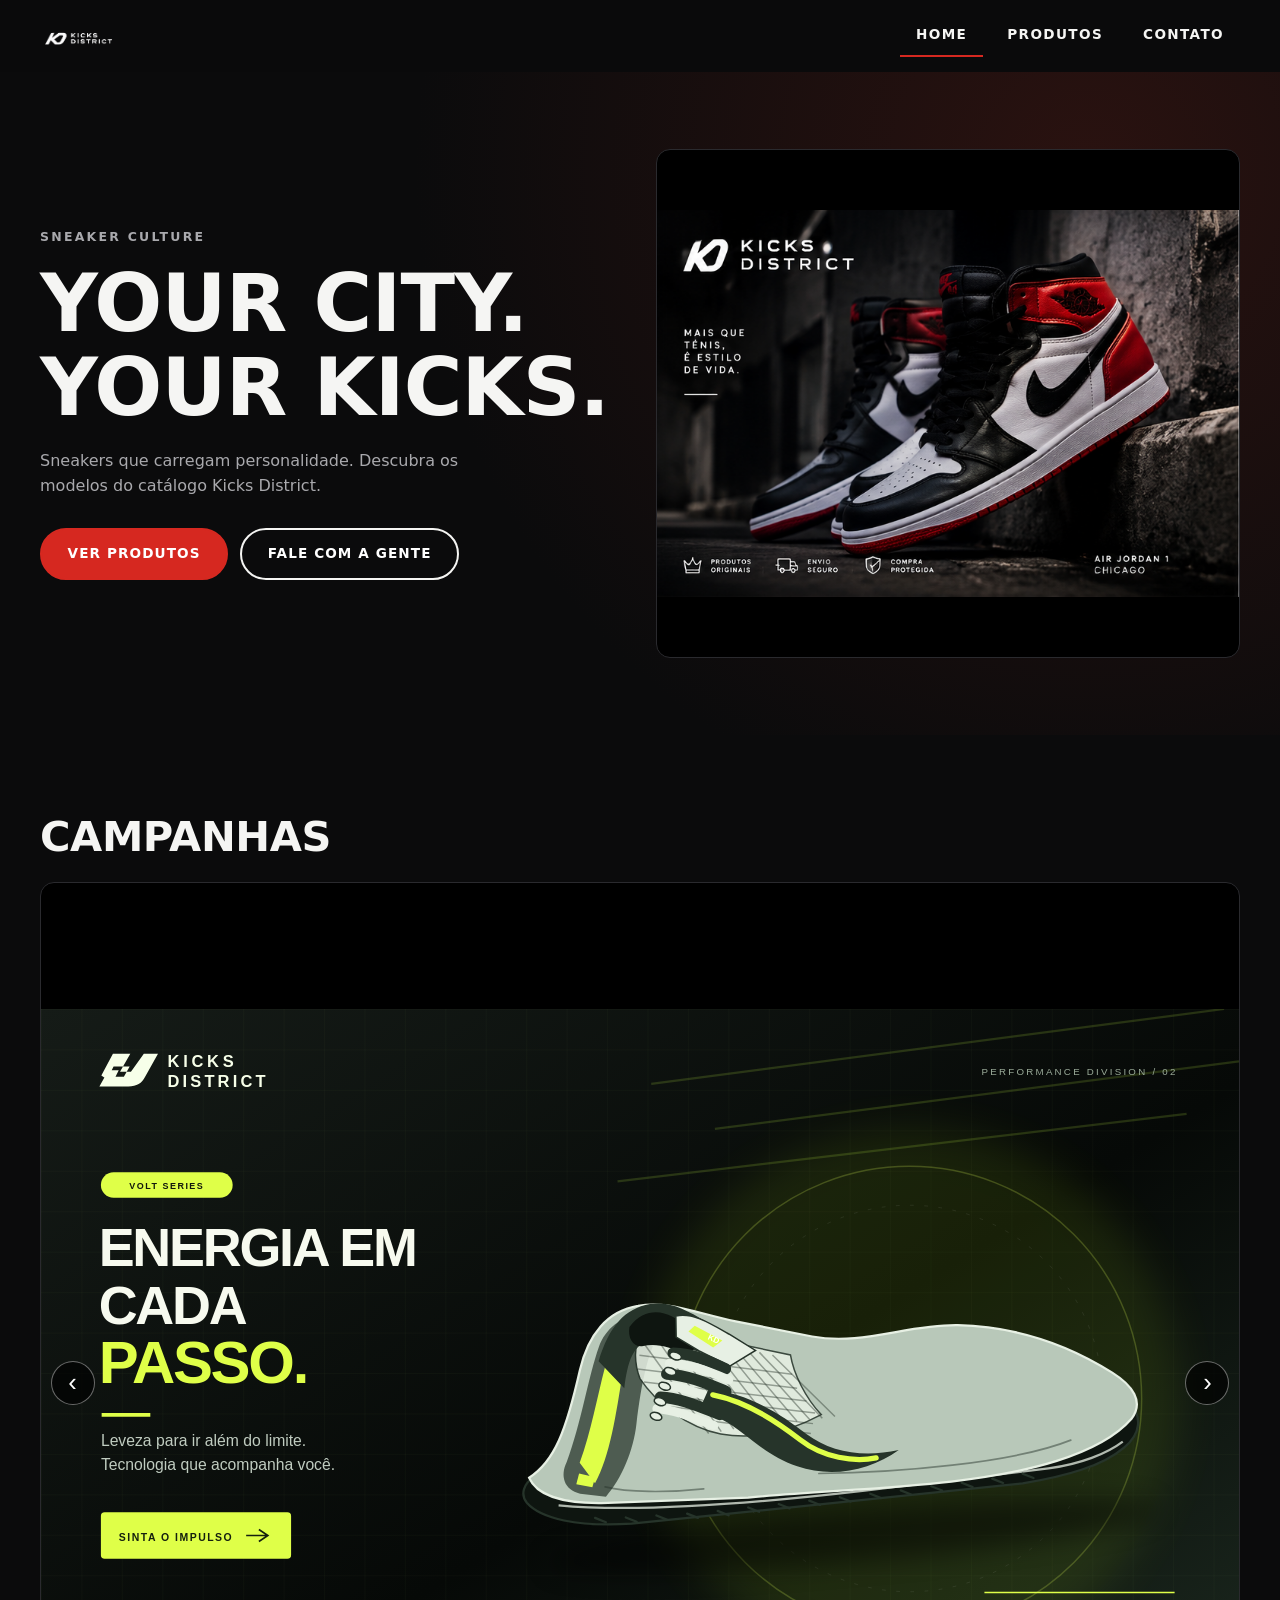
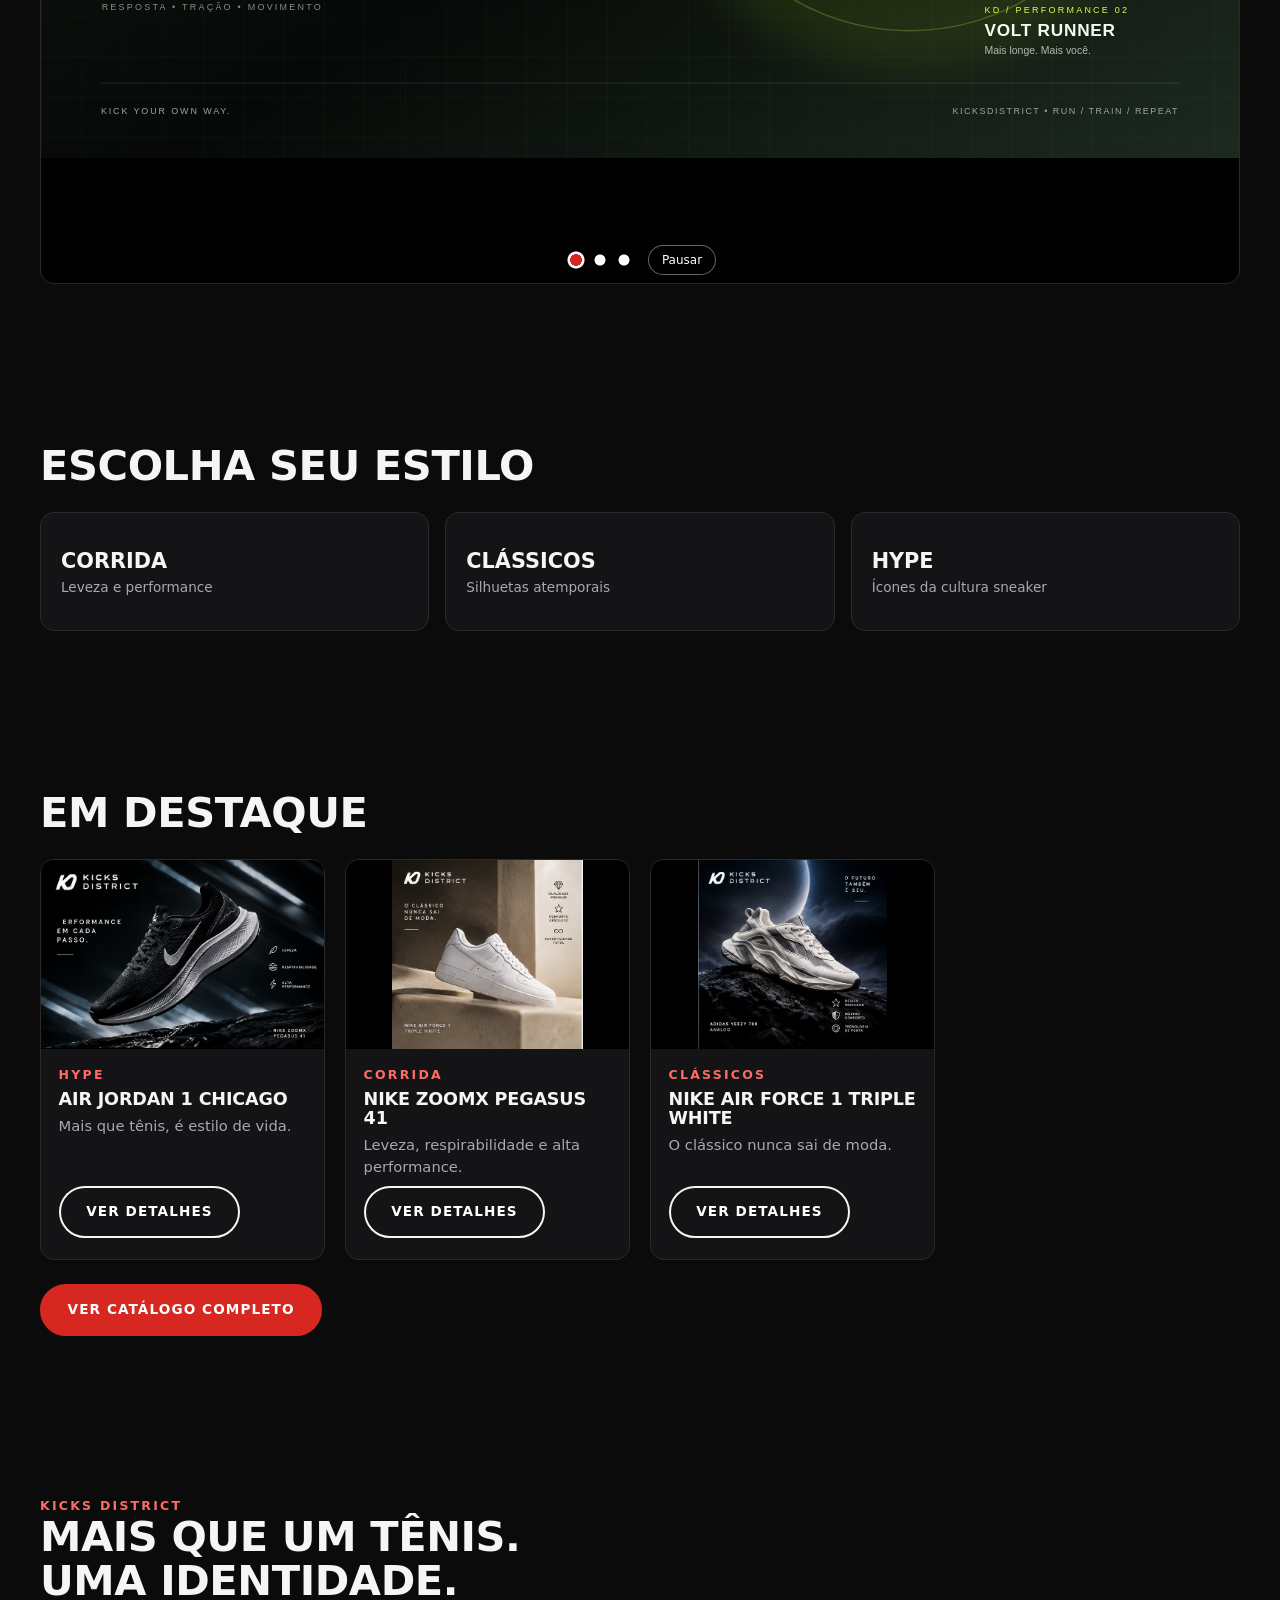
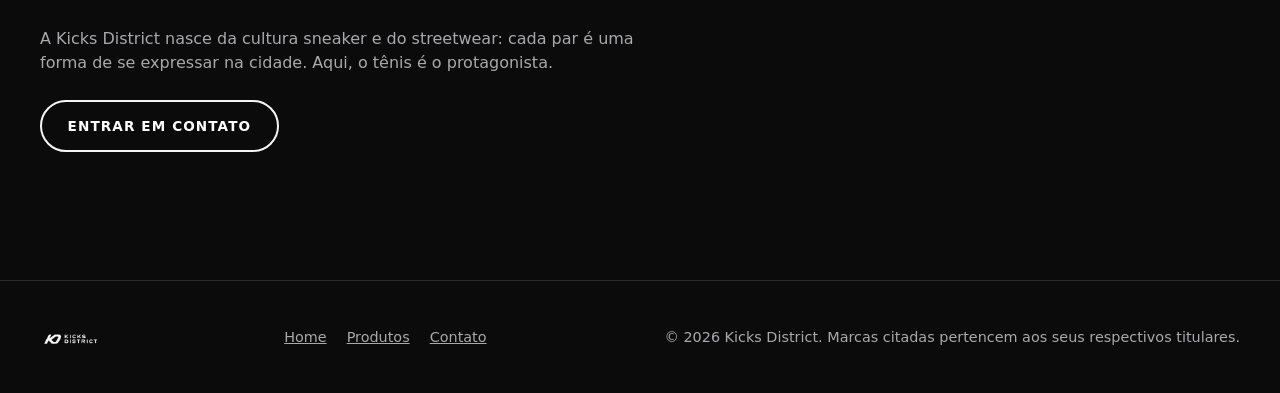
<file: index.html>
<!DOCTYPE html>
<html lang="pt-BR">

<head>
  <meta charset="UTF-8">
  <meta name="viewport" content="width=device-width, initial-scale=1">
  <title>Kicks District | Sneakers e streetwear</title>
  <meta name="description"
    content="Kicks District: sneakers e cultura urbana. Conheça os destaques e explore o catálogo.">
  <link rel="icon" href="assets/favicon/favicon.png" type="image/png">
  <link rel="stylesheet" href="css/style.css">
  <script src="js/dados.js" defer></script>
  <script src="js/main.js" defer></script>
</head>

<body>
  <a class="skip" href="#main">Ir para o conteúdo</a>
  <header class="hd">
    <div class="wrap">
      <a class="logo" href="index.html"><img src="assets/img/logo/logo-kicks-district.png"
          alt="Kicks District — página inicial"></a>
      <button class="menu-btn" type="button" aria-expanded="false" aria-controls="menu"
        aria-label="Abrir menu"><span></span><span></span><span></span></button>
      <nav id="menu" aria-label="Principal">
        <ul>
          <li><a href="index.html" aria-current="page">Home</a></li>
          <li><a href="produtos.html">Produtos</a></li>
          <li><a href="contato.html">Contato</a></li>
        </ul>
      </nav>
    </div>
  </header>

  <!--CORPO SITE-->
  <main id="main">
    <section class="hero">
      <div class="wrap">
        <div>
          <p class="eyebrow" style="margin:0 0 1rem">Sneaker culture</p>
          <h1>Your city.<br>Your kicks.</h1>
          <p>Sneakers que carregam personalidade. Descubra os modelos do catálogo Kicks District.</p>
          <div class="acoes"><a class="btn" href="produtos.html">Ver produtos</a><a class="btn ghost"
              href="contato.html">Fale com a gente</a></div>
        </div>
        <img src="assets/img/produtos/produto-05.png"
          alt="Adidas Yeezy 700 Analog sobre rocha escura, campanha Kicks District" width="511" height="509"
          fetchpriority="high">
      </div>
    </section>

    <section class="sec">
      <div class="wrap">
        <h2>Campanhas</h2>
        <div class="car" role="region" aria-roledescription="carrossel" aria-label="Campanhas Kicks District">
          <div class="car-tr"><img src="assets/img/banners/carrossel-01.svg"
              alt="Campanha Kicks District: Energia em cada passo, linha de performance" width="1600" height="1000"><img
              src="assets/img/banners/carrossel-02.svg" alt="Campanha Kicks District: Clássico nunca sai de cena"
              width="1600" height="1000" loading="lazy"><img src="assets/img/banners/carrossel-03.svg"
              alt="Campanha Kicks District: A rua é sua pista" width="1600" height="1000" loading="lazy"></div>
          <button class="car-nav prev" type="button" aria-label="Slide anterior">&lsaquo;</button>
          <button class="car-nav next" type="button" aria-label="Próximo slide">&rsaquo;</button>
          <div class="car-ctl">
            <div class="car-dots" role="group" aria-label="Escolher slide"></div><button class="car-pause"
              type="button">Pausar</button>
          </div>
        </div>
      </div>
    </section>
    <section class="sec">
      <div class="wrap">
        <h2>Escolha seu estilo</h2>
        <div class="cats">
          <a href="produtos.html?cat=Corrida">Corrida<span>Leveza e performance</span></a>
          <a href="produtos.html?cat=Cl%C3%A1ssicos">Clássicos<span>Silhuetas atemporais</span></a>
          <a href="produtos.html?cat=Hype">Hype<span>Ícones da cultura sneaker</span></a>
        </div>
      </div>
    </section>
    <section class="sec">
      <div class="wrap">
        <h2>Em destaque</h2>
        <ul class="grid" id="destaques"></ul>
        <noscript>
          <p class="nota">Ative o JavaScript para ver os destaques ou acesse o <a href="produtos.html">catálogo</a>.</p>
        </noscript>
        <p style="margin-top:1.5rem"><a class="btn" href="produtos.html">Ver catálogo completo</a></p>
      </div>
    </section>
    <section class="sec">
      <div class="wrap">
        <p class="eyebrow">Kicks District</p>
        <h2>Mais que um tênis.<br>Uma identidade.</h2>
        <p class="nota" style="max-width:60ch;font-size:1rem">A Kicks District nasce da cultura sneaker e do streetwear:
          cada par é uma forma de se expressar na cidade. Aqui, o tênis é o protagonista.</p>
        <p style="margin-top:1.5rem"><a class="btn ghost" href="contato.html">Entrar em contato</a></p>
      </div>
    </section>
  </main>

  <!--RODAPÉ-->
  <footer class="ft">
    <div class="wrap">
      <img src="assets/img/logo/logo-kicks-district.png" alt="Kicks District">
      <ul>
        <li><a href="index.html">Home</a></li>
        <li><a href="produtos.html">Produtos</a></li>
        <li><a href="contato.html">Contato</a></li>
      </ul>
      <p>&copy; <span data-ano>2026</span> Kicks District. Marcas citadas pertencem aos seus respectivos titulares.</p>
    </div>
  </footer>
</body>

</html>
</file>
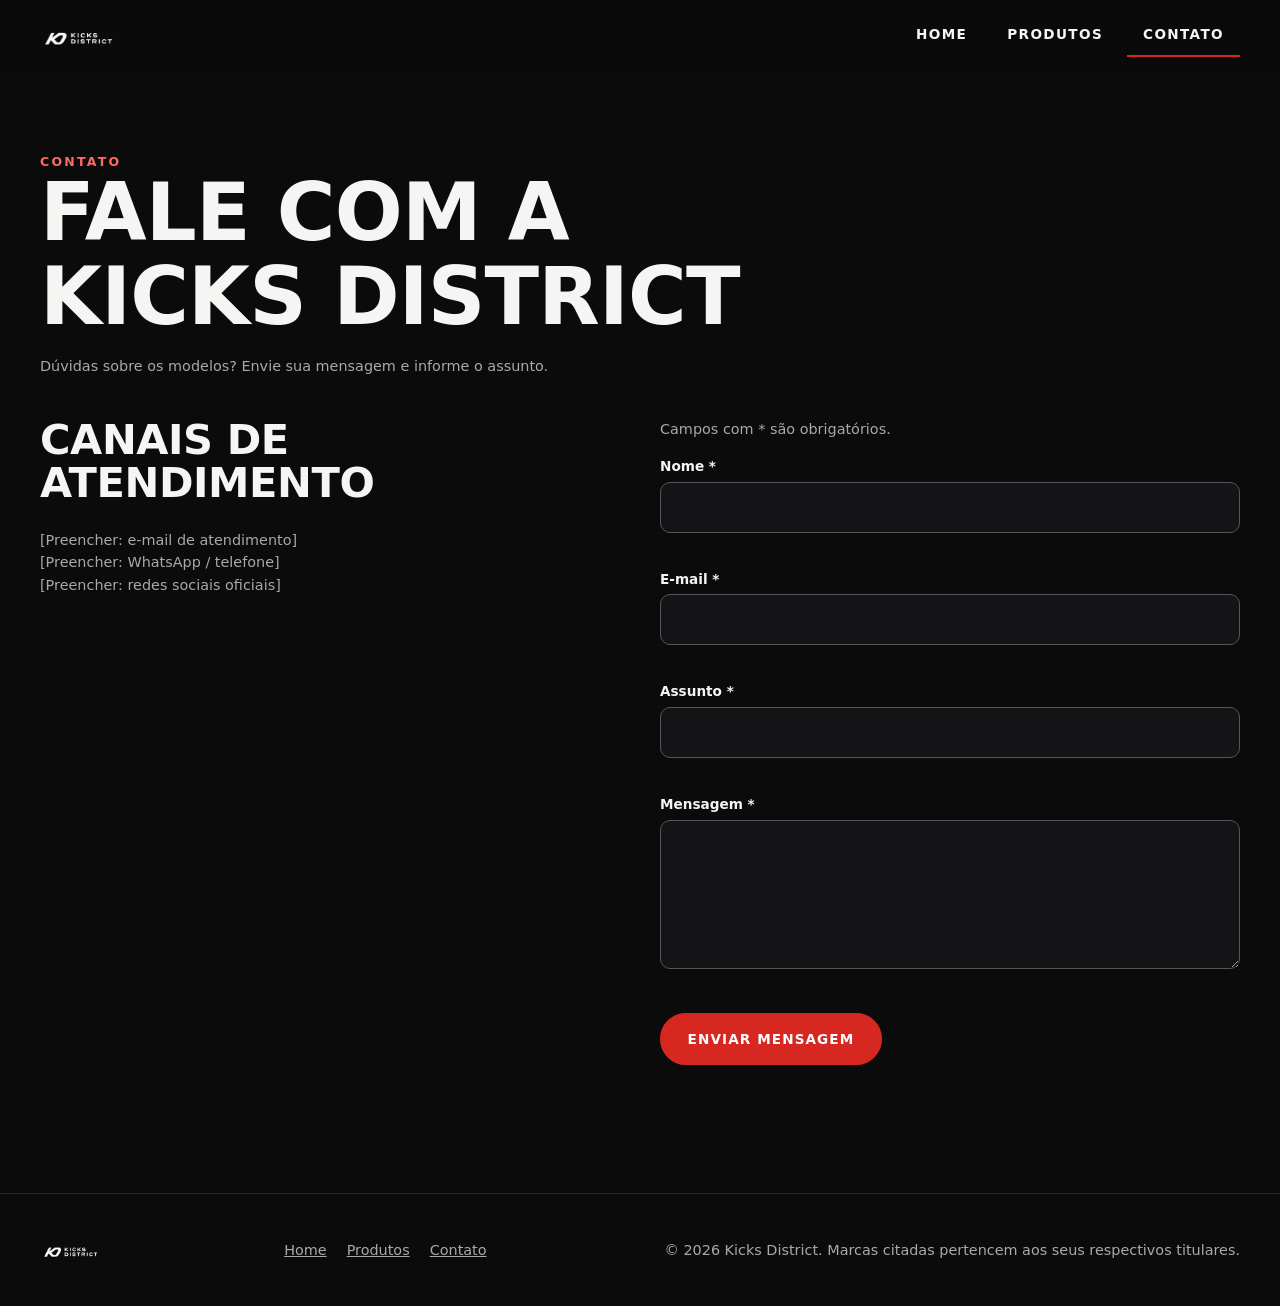
<file: contato.html>
<!DOCTYPE html>
<html lang="pt-BR">

<head>
  <meta charset="UTF-8">
  <meta name="viewport" content="width=device-width, initial-scale=1">
  <title>Contato | Kicks District</title>
  <meta name="description" content="Fale com a Kicks District: envie sua mensagem pelo formulário de contato.">
  <link rel="icon" href="assets/favicon/favicon.png" type="image/png">
  <link rel="stylesheet" href="css/style.css">
  <script src="js/main.js" defer></script>
  <script src="js/contato.js" defer></script>
</head>

<body>
  <a class="skip" href="#main">Ir para o conteúdo</a>
  <header class="hd">
    <div class="wrap">
      <a class="logo" href="index.html"><img src="assets/img/logo/logo-kicks-district.png"
          alt="Kicks District — página inicial"></a>
      <button class="menu-btn" type="button" aria-expanded="false" aria-controls="menu"
        aria-label="Abrir menu"><span></span><span></span><span></span></button>
      <nav id="menu" aria-label="Principal">
        <ul>
          <li><a href="index.html">Home</a></li>
          <li><a href="produtos.html">Produtos</a></li>
          <li><a href="contato.html" aria-current="page">Contato</a></li>
        </ul>
      </nav>
    </div>
  </header>

  <!--CORPO SITE-->
  <main id="main">
    <section class="sec">
      <div class="wrap">
        <p class="eyebrow">Contato</p>
        <h1>Fale com a<br>Kicks District</h1>
        <p class="nota" style="margin:1rem 0 2.5rem;max-width:60ch">Dúvidas sobre os modelos? Envie sua mensagem e
          informe o assunto.</p>
        <div class="duas">
          <div>
            <h2>Canais de atendimento</h2>
            <!-- PREENCHER: e-mail, WhatsApp, endereço e redes sociais oficiais (não foram informados). -->
            <p class="nota">[Preencher: e-mail de atendimento]</p>
            <p class="nota">[Preencher: WhatsApp / telefone]</p>
            <p class="nota">[Preencher: redes sociais oficiais]</p>
          </div>
          <form id="form-contato" novalidate>
            <p class="nota" style="margin-bottom:1rem">Campos com * são obrigatórios.</p>
            <div class="campo"><label for="nome">Nome *</label><input id="nome" name="nome" type="text"
                autocomplete="name" required aria-describedby="erro-nome">
              <p class="erro" id="erro-nome"></p>
            </div>
            <div class="campo"><label for="email">E-mail *</label><input id="email" name="email" type="email"
                autocomplete="email" required aria-describedby="erro-email">
              <p class="erro" id="erro-email"></p>
            </div>
            <div class="campo"><label for="assunto">Assunto *</label><input id="assunto" name="assunto" type="text"
                required aria-describedby="erro-assunto">
              <p class="erro" id="erro-assunto"></p>
            </div>
            <div class="campo"><label for="mensagem">Mensagem *</label><textarea id="mensagem" name="mensagem" rows="5"
                required aria-describedby="erro-mensagem"></textarea>
              <p class="erro" id="erro-mensagem"></p>
            </div>
            <button class="btn" type="submit">Enviar mensagem</button>
            <p class="status" id="status" role="status"></p>
          </form>
        </div>
      </div>
    </section>
  </main>

  <!--RODAPÉ-->
  <footer class="ft">
    <div class="wrap">
      <img src="assets/img/logo/logo-kicks-district.png" alt="Kicks District">
      <ul>
        <li><a href="index.html">Home</a></li>
        <li><a href="produtos.html">Produtos</a></li>
        <li><a href="contato.html">Contato</a></li>
      </ul>
      <p>&copy; <span data-ano>2026</span> Kicks District. Marcas citadas pertencem aos seus respectivos titulares.</p>
    </div>
  </footer>
</body>

</html>
</file>
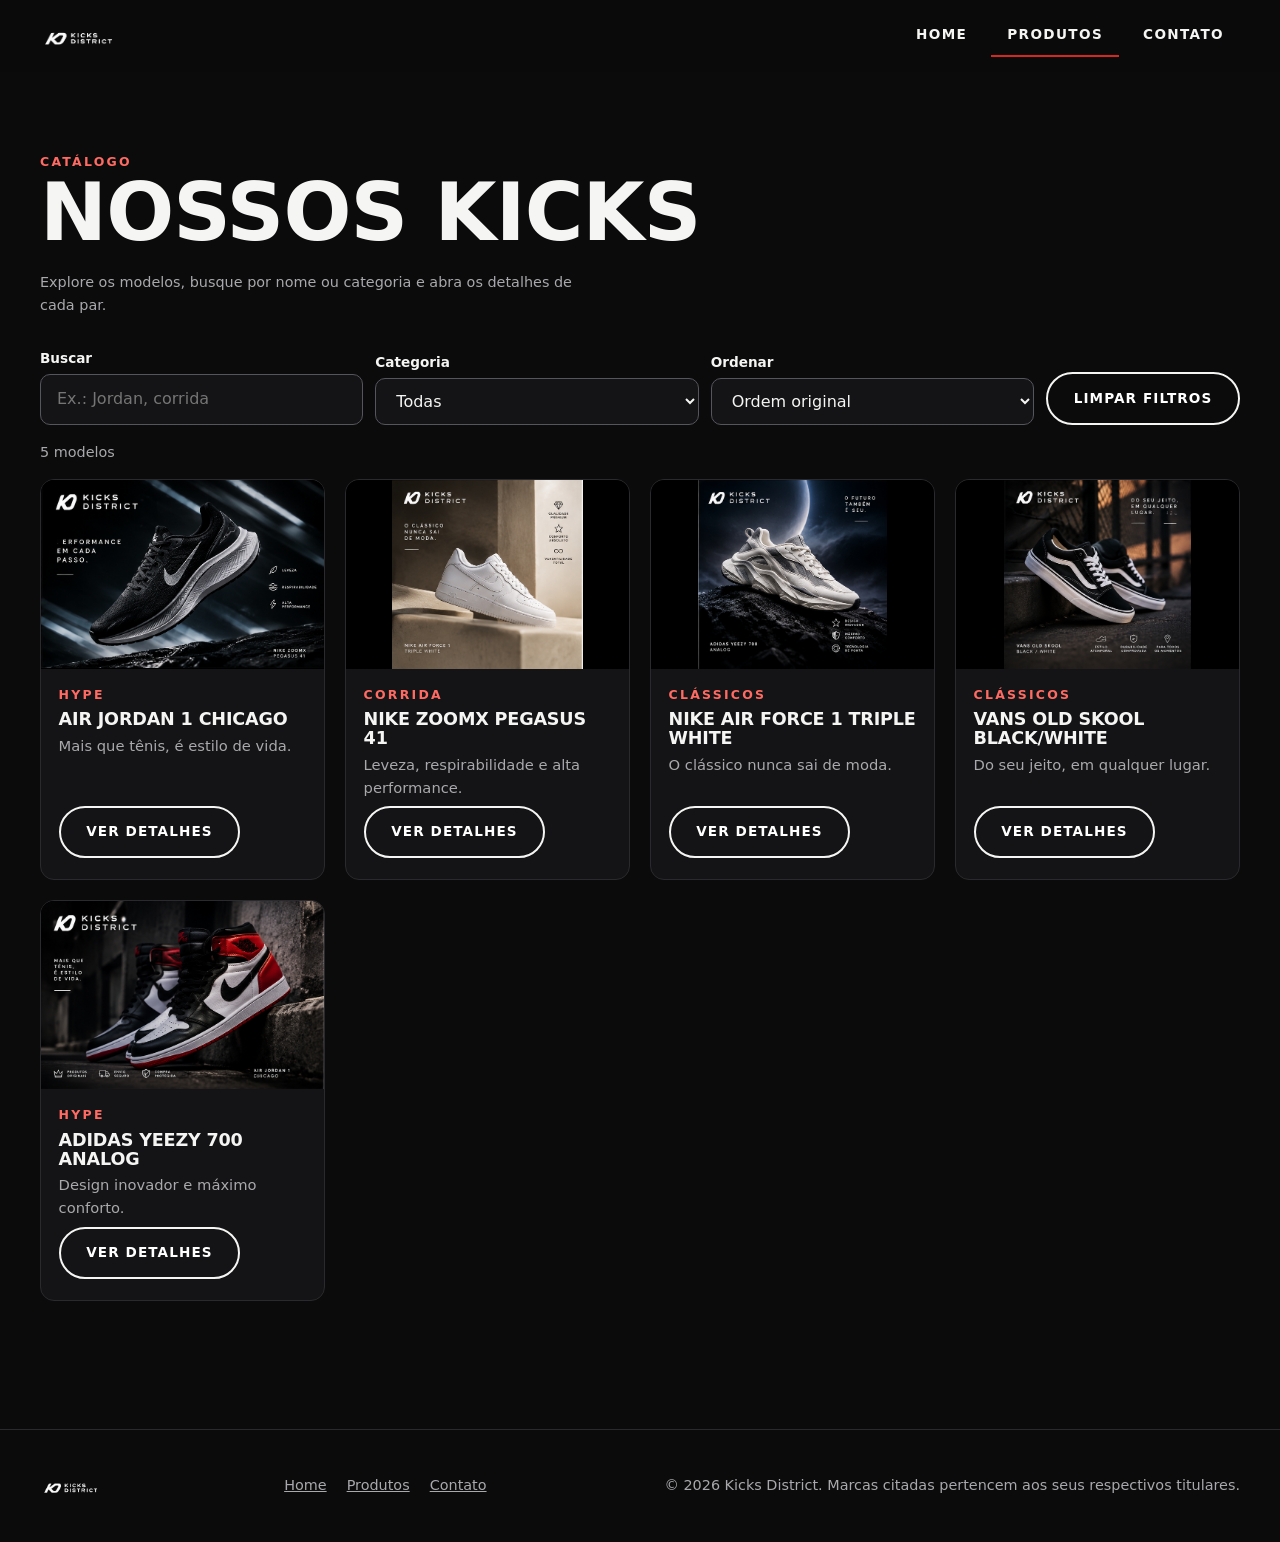
<file: produtos.html>
<!DOCTYPE html>
<html lang="pt-BR">
<head>
<meta charset="UTF-8">
<meta name="viewport" content="width=device-width, initial-scale=1">
<title>Produtos | Kicks District</title>
<meta name="description" content="Catálogo Kicks District: busque e filtre sneakers por nome e categoria.">
<link rel="icon" href="assets/favicon/favicon.png" type="image/png">
<link rel="stylesheet" href="css/style.css">
<script src="js/dados.js" defer></script><script src="js/main.js" defer></script><script src="js/produtos.js" defer></script>
</head>
<body>
<a class="skip" href="#main">Ir para o conteúdo</a>
<header class="hd"><div class="wrap">
<a class="logo" href="index.html"><img src="assets/img/logo/logo-kicks-district.png" alt="Kicks District — página inicial"></a>
<button class="menu-btn" type="button" aria-expanded="false" aria-controls="menu" aria-label="Abrir menu"><span></span><span></span><span></span></button>
<nav id="menu" aria-label="Principal"><ul><li><a href="index.html">Home</a></li><li><a href="produtos.html" aria-current="page">Produtos</a></li><li><a href="contato.html">Contato</a></li></ul></nav>
</div></header>
<main id="main">
<section class="sec"><div class="wrap">
<p class="eyebrow">Catálogo</p><h1>Nossos kicks</h1>
<p class="nota" style="margin:1rem 0 2rem;max-width:60ch">Explore os modelos, busque por nome ou categoria e abra os detalhes de cada par.</p>
<div class="tools" role="search">
<div><label for="busca">Buscar</label><input id="busca" type="search" placeholder="Ex.: Jordan, corrida" autocomplete="off"></div>
<div><label for="categoria">Categoria</label><select id="categoria"><option value="">Todas</option></select></div>
<div><label for="ordem">Ordenar</label><select id="ordem"><option value="original">Ordem original</option><option value="az">Nome (A–Z)</option></select></div>
<button class="btn ghost" id="limpar" type="button">Limpar filtros</button>
</div>
<p class="nota" id="contagem" role="status" style="margin-bottom:1rem"></p>
<ul class="grid" id="grade"></ul>
<noscript><p class="nota">Ative o JavaScript para visualizar o catálogo.</p></noscript>
<div class="vazio" id="vazio" hidden><p style="margin-bottom:1rem">Nenhum modelo encontrado para essa busca.</p><button class="btn" id="limpar-vazio" type="button">Limpar filtros</button></div>
</div></section>
<dialog id="detalhe" aria-labelledby="d-nome">
<form method="dialog"><button class="btn ghost x" aria-label="Fechar detalhes">Fechar</button></form>
<div class="dl"><img id="d-img" alt=""><div><span class="tag" id="d-cat"></span><h2 id="d-nome" style="margin:0"></h2><p id="d-desc"></p>
<p class="nota">Preço e disponibilidade: fale com a Kicks District.</p><a class="btn" href="contato.html">Pedir informações</a></div></div>
</dialog>
</main>
<footer class="ft"><div class="wrap">
<img src="assets/img/logo/logo-kicks-district.png" alt="Kicks District">
<ul><li><a href="index.html">Home</a></li><li><a href="produtos.html">Produtos</a></li><li><a href="contato.html">Contato</a></li></ul>
<p>&copy; <span data-ano>2026</span> Kicks District. Marcas citadas pertencem aos seus respectivos titulares.</p>
</div></footer>
</body>
</html>
</file>
<file: css/style.css>
/* Kicks District — estilos compartilhados. Cores e medidas em :root. */
:root{--bg:#0b0b0c;--bg2:#141416;--fg:#f5f5f3;--mut:#a9a9ad;--acc:#d62820;--acc-t:#ff6b63;--bd:#2a2a2e;--hh:72px;--max:1200px;--r:14px;font-family:system-ui,"Segoe UI",Roboto,Arial,sans-serif}
*{box-sizing:border-box;margin:0}
html{scroll-padding-top:var(--hh)}
body{background:var(--bg);color:var(--fg);line-height:1.55;padding-top:var(--hh);overflow-x:hidden}
img{max-width:100%;display:block}
a{color:inherit}
[hidden]{display:none!important}
:focus-visible{outline:3px solid var(--acc-t);outline-offset:3px}
.wrap{width:min(100% - 2.5rem,var(--max));margin-inline:auto}
.skip{position:absolute;left:-999px}.skip:focus{left:1rem;top:1rem;z-index:99;background:#fff;color:#000;padding:.5rem 1rem}
h1,h2,h3{font-weight:900;text-transform:uppercase;line-height:1.05;letter-spacing:-.01em}
h1{font-size:clamp(2.3rem,7vw,5rem)}h2{font-size:clamp(1.5rem,4vw,2.6rem);margin-bottom:1.5rem}
.eyebrow,.tag{color:var(--acc-t);font-weight:800;letter-spacing:.18em;text-transform:uppercase;font-size:.78rem}
.nota{color:var(--mut);font-size:.9rem}
.sec{padding:clamp(2.5rem,7vw,5rem) 0}
.btn{display:inline-block;padding:.85rem 1.6rem;border:2px solid var(--acc);background:var(--acc);color:#fff;font:inherit;font-size:.85rem;font-weight:800;text-transform:uppercase;letter-spacing:.08em;text-decoration:none;border-radius:999px;cursor:pointer;transition:transform .2s,background .2s,color .2s}
.btn:hover{transform:translateY(-2px);background:#b81f19}
.btn.ghost{background:none;border-color:var(--fg)}.btn.ghost:hover{background:var(--fg);color:#000}
.btn:disabled{opacity:.6;cursor:wait}
/* Cabeçalho */
.hd{position:fixed;inset:0 0 auto;height:var(--hh);z-index:50;background:rgba(11,11,12,.85);backdrop-filter:blur(10px);transition:background .3s,box-shadow .3s}
.hd.rolou{background:var(--bg);box-shadow:0 4px 20px #000a}
.hd .wrap{height:100%;display:flex;align-items:center;justify-content:space-between}
.logo img{height:clamp(28px,8vw,40px);width:auto}
nav ul{list-style:none;display:flex;gap:.5rem;padding:0}
nav a{display:block;padding:.6rem 1rem;text-decoration:none;font-size:.85rem;font-weight:700;text-transform:uppercase;letter-spacing:.1em;border-bottom:2px solid transparent;transition:border-color .2s}
nav a:hover,nav a[aria-current=page]{border-color:var(--acc)}
.menu-btn{display:none;width:44px;height:44px;background:none;border:1px solid var(--bd);border-radius:10px;cursor:pointer;flex-direction:column;justify-content:center;align-items:center;gap:5px}
.menu-btn span{width:20px;height:2px;background:#fff}
@media(max-width:720px){.js .menu-btn{display:flex}.js nav{display:none;position:absolute;top:var(--hh);left:0;right:0;background:var(--bg);border-bottom:1px solid var(--bd)}.js nav.aberto{display:block}.js nav ul{flex-direction:column;padding:.5rem 1.25rem 1rem}}
/* Hero */
.hero{padding:clamp(2rem,6vw,5rem) 0;background:radial-gradient(circle at 85% 15%,#2a1210,transparent 55%),var(--bg)}
.hero .wrap{display:grid;grid-template-columns:repeat(auto-fit,minmax(min(100%,320px),1fr));gap:2rem;align-items:center}
.hero p{color:var(--mut);max-width:44ch;margin:1.2rem 0 1.8rem}
.hero img{width:100%;aspect-ratio:1;object-fit:contain;background:#000;border:1px solid var(--bd);border-radius:var(--r)}
.acoes{display:flex;flex-wrap:wrap;gap:.75rem}
/* Carrossel */
.car{position:relative;overflow:hidden;background:#000;border:1px solid var(--bd);border-radius:var(--r)}
.car-tr{display:flex;transition:transform .6s ease}
.car-tr img{flex:0 0 100%;aspect-ratio:16/10;object-fit:contain}
.car-nav{position:absolute;top:50%;translate:0 -50%;width:44px;height:44px;border-radius:50%;border:1px solid #fff6;background:#000a;color:#fff;font-size:1.6rem;line-height:1;cursor:pointer}
.prev{left:.6rem}.next{right:.6rem}
.car-ctl{position:absolute;left:0;right:0;bottom:.5rem;display:flex;justify-content:center;align-items:center;gap:.75rem}
.car-dots{display:flex}
.car-dots button{width:24px;height:24px;border:0;cursor:pointer;background:radial-gradient(circle,#fff 0 5px,#0000 6px)}
.car-dots button[aria-current]{background:radial-gradient(circle,var(--acc) 0 6px,#fff 6px 8px,#0000 9px)}
.car-pause{background:#000a;color:#fff;border:1px solid #fff6;border-radius:999px;padding:.3rem .8rem;font:inherit;font-size:.75rem;cursor:pointer}
/* Categorias e cards */
.cats{display:grid;grid-template-columns:repeat(auto-fit,minmax(min(100%,220px),1fr));gap:1rem}
.cats a{display:block;padding:2rem 1.25rem;background:var(--bg2);border:1px solid var(--bd);border-radius:var(--r);text-decoration:none;font-size:1.3rem;font-weight:900;text-transform:uppercase;transition:border-color .25s,transform .25s}
.cats a:hover{border-color:var(--acc);transform:translateY(-3px)}
.cats span{display:block;color:var(--mut);font-size:.85rem;font-weight:400;text-transform:none}
.grid{display:grid;grid-template-columns:repeat(auto-fill,minmax(min(100%,260px),1fr));gap:1.25rem;list-style:none;padding:0}
.card{display:flex;flex-direction:column;background:var(--bg2);border:1px solid var(--bd);border-radius:var(--r);overflow:hidden;transition:transform .25s,border-color .25s}
.card:hover{transform:translateY(-4px);border-color:var(--acc)}
.card img{width:100%;aspect-ratio:3/2;object-fit:contain;background:#000}
.card div{display:flex;flex-direction:column;gap:.4rem;flex:1;padding:1rem 1.1rem 1.3rem}
.card h3{font-size:1.1rem}.card p{color:var(--mut);font-size:.92rem}
.card .btn{margin-top:auto;align-self:flex-start}
img.falha{min-height:120px;padding:1rem;background:#1b1b1e;color:var(--mut);font-size:.8rem}
/* Catálogo, formulário, modal */
.tools{display:flex;flex-wrap:wrap;gap:.75rem;align-items:end;margin-bottom:1rem}
.tools>*{flex:1 1 180px}.tools .btn{flex:0 0 auto}
label{display:block;font-size:.85rem;font-weight:700;margin-bottom:.3rem}
input,select,textarea{width:100%;padding:.75rem 1rem;background:var(--bg2);color:var(--fg);border:1px solid #55555c;border-radius:10px;font:inherit}
[aria-invalid=true]{border-color:#ff8a84;border-width:2px}
.campo{margin-bottom:1.1rem}.erro{color:#ff8a84;font-size:.88rem;min-height:1.3em}
.status{margin-top:1rem;padding:1rem;border:1px solid var(--acc-t);border-radius:10px}.status:empty{display:none}
.duas{display:grid;grid-template-columns:repeat(auto-fit,minmax(min(100%,320px),1fr));gap:2.5rem}
.vazio{padding:2rem;border:1px dashed var(--bd);border-radius:var(--r);text-align:center}
dialog{margin:auto;width:min(94vw,820px);max-height:92dvh;overflow:auto;padding:0;background:var(--bg2);color:var(--fg);border:1px solid var(--bd);border-radius:var(--r)}
dialog::backdrop{background:#000c}
.dl{display:grid;grid-template-columns:repeat(auto-fit,minmax(min(100%,300px),1fr))}
.dl img{width:100%;height:100%;object-fit:contain;background:#000}
.dl div{display:flex;flex-direction:column;gap:.8rem;align-items:flex-start;padding:1.5rem}
.x{position:absolute;top:.6rem;right:.6rem;z-index:2;background:#000c;padding:.5rem 1rem}
/* Rodapé */
.ft{margin-top:3rem;padding:2.5rem 0;border-top:1px solid var(--bd);color:var(--mut);font-size:.9rem}
.ft .wrap{display:flex;flex-wrap:wrap;gap:1.5rem;justify-content:space-between;align-items:center}
.ft img{height:32px;width:auto}.ft ul{list-style:none;display:flex;gap:1.25rem;padding:0}
@media(prefers-reduced-motion:reduce){*{transition:none!important;animation:none!important;scroll-behavior:auto!important}}
</file>
